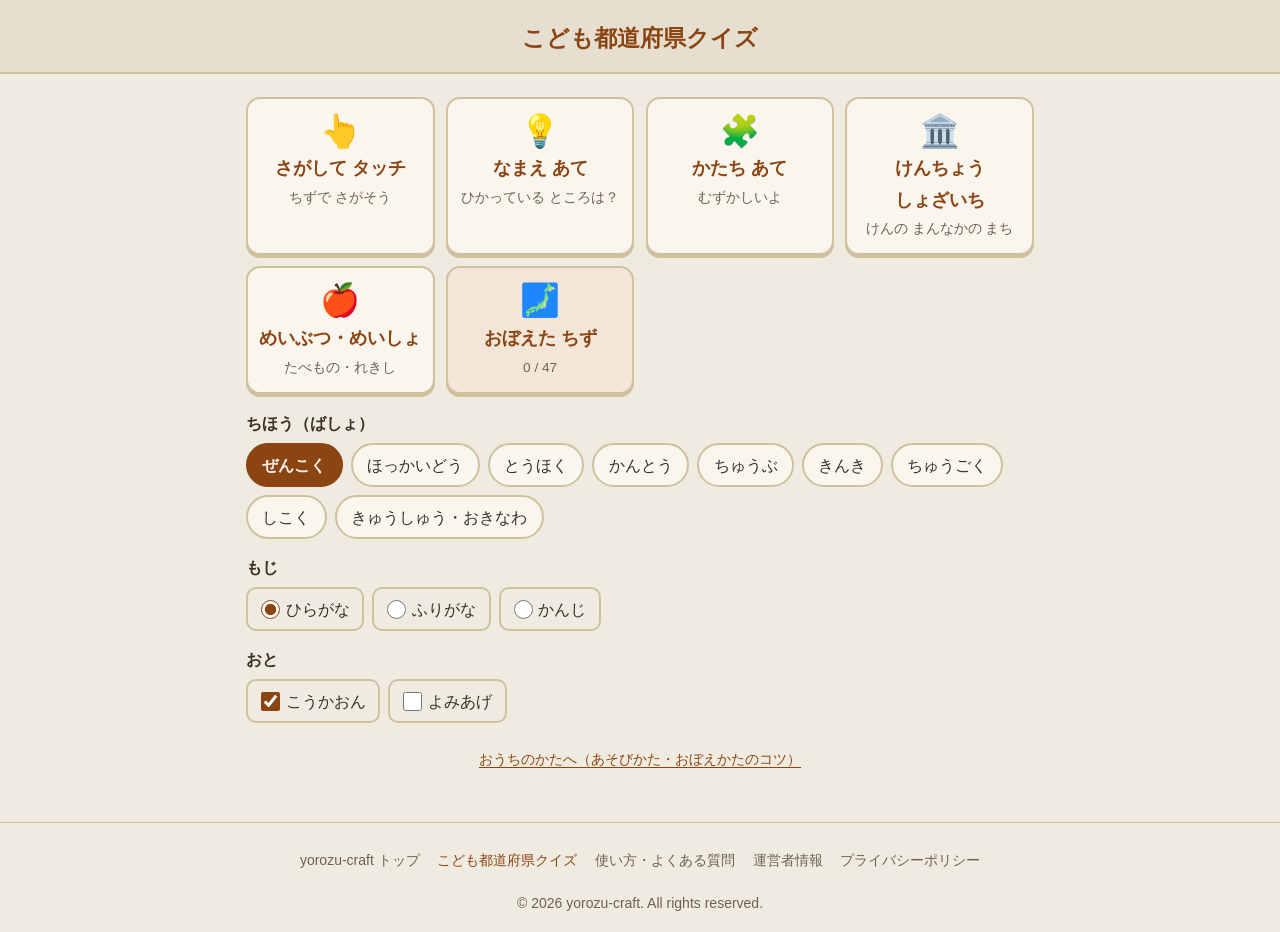
<file: index.html>
<!DOCTYPE html>
<html lang="ja" data-skin="base">
<head>
  <meta charset="UTF-8">
  <meta name="viewport" content="width=device-width, initial-scale=1.0">
  <title>こども都道府県クイズ｜yorozu-craft</title>
  <meta name="description" content="日本地図をタッチして都道府県をおぼえるクイズ。ひらがな・ふりがな・漢字の3段階、読み上げつき。県庁所在地や名物・名所のクイズも。登録不要・無料。">
  <meta name="robots" content="index, follow">
  <link rel="canonical" href="https://yorozu-craft.com/todofuken-quiz/">

  <meta property="og:title" content="こども都道府県クイズ｜yorozu-craft">
  <meta property="og:description" content="日本地図をタッチして都道府県をおぼえるクイズ。ひらがな・ふりがな・漢字の3段階、読み上げつき。県庁所在地や名物・名所のクイズも。登録不要・無料。">
  <meta property="og:type" content="website">
  <meta property="og:url" content="https://yorozu-craft.com/todofuken-quiz/">
  <meta property="og:site_name" content="yorozu-craft">
  <meta property="og:locale" content="ja_JP">
  <meta property="og:image" content="https://yorozu-craft.com/todofuken-quiz/og-image.png">
  <meta property="og:image:width" content="1200">
  <meta property="og:image:height" content="630">
  <meta name="twitter:card" content="summary_large_image">
  <meta name="theme-color" content="#8b4513" media="(prefers-color-scheme: light)">
  <meta name="theme-color" content="#1c1814" media="(prefers-color-scheme: dark)">

  <script type="application/ld+json">
  {
    "@context": "https://schema.org",
    "@type": "WebApplication",
    "name": "こども都道府県クイズ",
    "description": "日本地図をタッチして都道府県をおぼえるクイズ。ひらがな・ふりがな・漢字の3段階、読み上げつき。県庁所在地や名物・名所のクイズも。登録不要・無料。",
    "url": "https://yorozu-craft.com/todofuken-quiz/",
    "applicationCategory": "UtilitiesApplication",
    "operatingSystem": "All",
    "offers": { "@type": "Offer", "price": "0", "priceCurrency": "JPY" },
    "inLanguage": "ja"
  }
  </script>

  <!-- Google AdSense: 子どもが遊ぶ画面なので meta（サイト所有確認）だけ。広告は保護者向けの guide.html に出す（決定 D18） -->
  <meta name="google-adsense-account" content="ca-pub-5375267956079717">

  <link rel="icon" href="./favicon.svg" type="image/svg+xml">
  <link rel="apple-touch-icon" href="./apple-touch-icon.png">
  <link rel="manifest" href="./manifest.webmanifest">
  <link rel="stylesheet" href="./style.css">
  <!-- メニューの文字と地方のボタンは main.js で描くので、描き終わるまで本体を見えなくしてレイアウトのずれ（CLS）を防ぐ。3 秒たったら必ず見せる -->
  <script>document.documentElement.classList.add('js-loading');setTimeout(function(){document.documentElement.classList.remove('js-loading');},3000);</script>
</head>
<body>

  <header class="app-header">
    <h1>こども都道府県クイズ</h1>
  </header>

  <main class="app-main" id="app">

    <!-- メニュー -->
    <section id="scr-menu" class="screen" aria-labelledby="h-menu">
      <h2 id="h-menu" class="visually-hidden">あそびかたをえらぶ</h2>
      <div class="modes" id="modes">
        <button type="button" class="mode" data-mode="touch" data-primary><span class="mode-icon" aria-hidden="true">👆</span><span class="mode-title">さがして タッチ</span><span class="mode-desc">ちずで さがそう</span></button>
        <button type="button" class="mode" data-mode="name"><span class="mode-icon" aria-hidden="true">💡</span><span class="mode-title">なまえ あて</span><span class="mode-desc">ひかっている ところは？</span></button>
        <button type="button" class="mode" data-mode="shape"><span class="mode-icon" aria-hidden="true">🧩</span><span class="mode-title">かたち あて</span><span class="mode-desc">むずかしいよ</span></button>
        <button type="button" class="mode" data-mode="capital"><span class="mode-icon" aria-hidden="true">🏛️</span><span class="mode-title" data-ruby="{県庁所在地|けんちょうしょざいち}"></span><span class="mode-desc" data-ruby="{県|けん}の まんなかの まち"></span></button>
        <button type="button" class="mode" data-mode="fact"><span class="mode-icon" aria-hidden="true">🍎</span><span class="mode-title" data-ruby="{名物|めいぶつ}・{名所|めいしょ}"></span><span class="mode-desc" data-ruby="たべもの・{歴史|れきし}"></span></button>
        <button type="button" class="mode mode-sub" id="open-collection"><span class="mode-icon" aria-hidden="true">🗾</span><span class="mode-title">おぼえた ちず</span><span class="mode-desc" id="learned-count"></span></button>
      </div>

      <div class="settings">
        <fieldset>
          <legend>ちほう（ばしょ）</legend>
          <div class="chips" id="regions"></div>
        </fieldset>
        <fieldset>
          <legend>もじ</legend>
          <div class="seg" id="levels">
            <label><input type="radio" name="level" value="kana"> ひらがな</label>
            <label><input type="radio" name="level" value="ruby"> ふりがな</label>
            <label><input type="radio" name="level" value="kanji"> かんじ</label>
          </div>
        </fieldset>
        <fieldset>
          <legend>おと</legend>
          <div class="seg">
            <label><input type="checkbox" id="opt-sound"> こうかおん</label>
            <label id="speech-opt"><input type="checkbox" id="opt-speech"> よみあげ</label>
          </div>
        </fieldset>
      </div>
      <p class="parent-link"><a href="./guide.html">おうちのかたへ（あそびかた・おぼえかたのコツ）</a></p>
    </section>

    <!-- 出題 -->
    <section id="scr-play" class="screen" hidden aria-labelledby="question">
      <div class="play-bar">
        <span id="progress" class="progress"></span>
        <span id="score" class="score"></span>
        <button type="button" class="btn-ghost" id="quit">やめる</button>
      </div>
      <div class="question-row">
        <p id="question" class="question" aria-live="polite"></p>
        <button type="button" class="speak" id="speak" aria-label="もんだいを よみあげる">🔊</button>
      </div>
      <div id="map-wrap" class="map-wrap"></div>
      <div id="shape-wrap" class="shape-wrap" hidden></div>
      <div id="choices" class="choices"></div>
      <div id="feedback" class="feedback" hidden aria-live="assertive">
        <p id="fb-title" class="fb-title"></p>
        <p id="fb-body" class="fb-body"></p>
        <button type="button" class="btn-big" id="next">つぎへ</button>
      </div>
    </section>

    <!-- 結果 -->
    <section id="scr-result" class="screen" hidden aria-labelledby="h-result">
      <h2 id="h-result" class="result-title"></h2>
      <p id="result-stars" class="stars" aria-hidden="true"></p>
      <div id="result-miss" class="result-miss"></div>
      <div class="btn-col">
        <button type="button" class="btn-big" id="again">もういちど</button>
        <button type="button" class="btn-big btn-sub" id="to-menu">メニューへ</button>
      </div>
    </section>

    <!-- おぼえた地図 -->
    <section id="scr-collection" class="screen" hidden aria-labelledby="h-col">
      <h2 id="h-col" class="result-title">おぼえた ちず</h2>
      <p id="col-count" class="col-count"></p>
      <div id="col-map" class="map-wrap"></div>
      <p class="small">3かい せいかいすると いろが つくよ。</p>
      <div class="btn-col">
        <button type="button" class="btn-big btn-sub" id="col-back">メニューへ</button>
      </div>
      <p class="parent-reset">
        <button type="button" class="btn-ghost" id="backup-export">おうちのかたへ：ファイルに かきだす</button>
        <button type="button" class="btn-ghost" id="backup-import">ファイルから よみこむ</button>
        <input type="file" id="backup-file" accept=".json,application/json" hidden>
      </p>
      <p id="backup-msg" class="small" aria-live="polite"></p>
      <p class="parent-reset">おうちのかたへ（1 秒 ながおし）：<button type="button" class="btn-ghost" data-reset-storage="todofuken-quiz_" data-reset-hold>保存した内容をすべて消す（初期状態に戻す）</button></p>
    </section>

  </main>

  <footer class="app-footer">
    <nav class="footer-nav" aria-label="フッターナビゲーション">
      <ul>
        <li><a href="../">yorozu-craft トップ</a></li>
        <li><a href="./" aria-current="page">こども都道府県クイズ</a></li>
        <li><a href="./guide.html">使い方・よくある質問</a></li>
        <li><a href="../about.html">運営者情報</a></li>
        <li><a href="../privacy-policy.html">プライバシーポリシー</a></li>
      </ul>
    </nav>
    <p>&copy; 2026 yorozu-craft. All rights reserved.</p>
  </footer>

  <script src="./data.js"></script>
  <script src="./calc.js"></script>
  <script src="./reset-storage.js"></script>
  <script src="./main.js"></script>
  <!-- Cloudflare Web Analytics（Cookie を使わないアクセス解析） --><script type='module' src='https://static.cloudflareinsights.com/beacon.min.js' data-cf-beacon='{"token": "b79bf821e1fd4b6683866d493b1de426"}'></script><!-- End Cloudflare Web Analytics -->
</body>
</html>
</file>
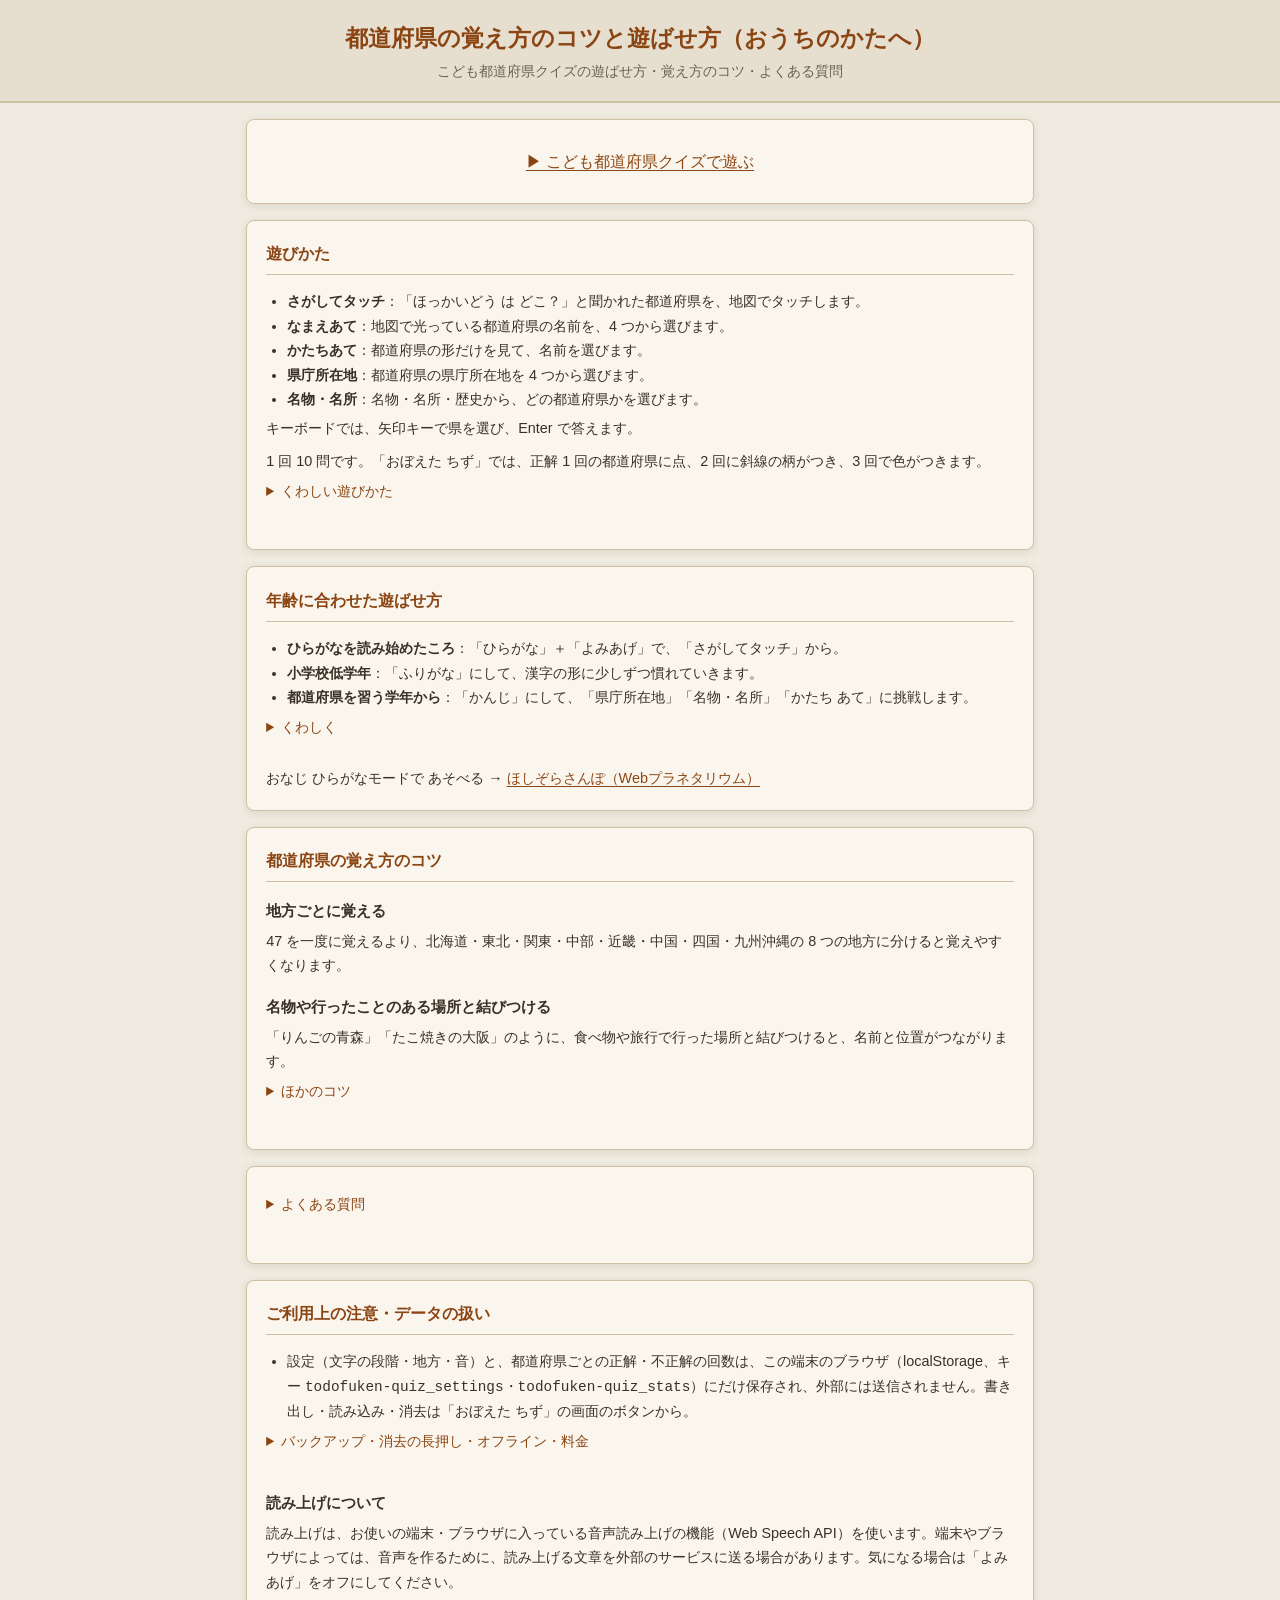
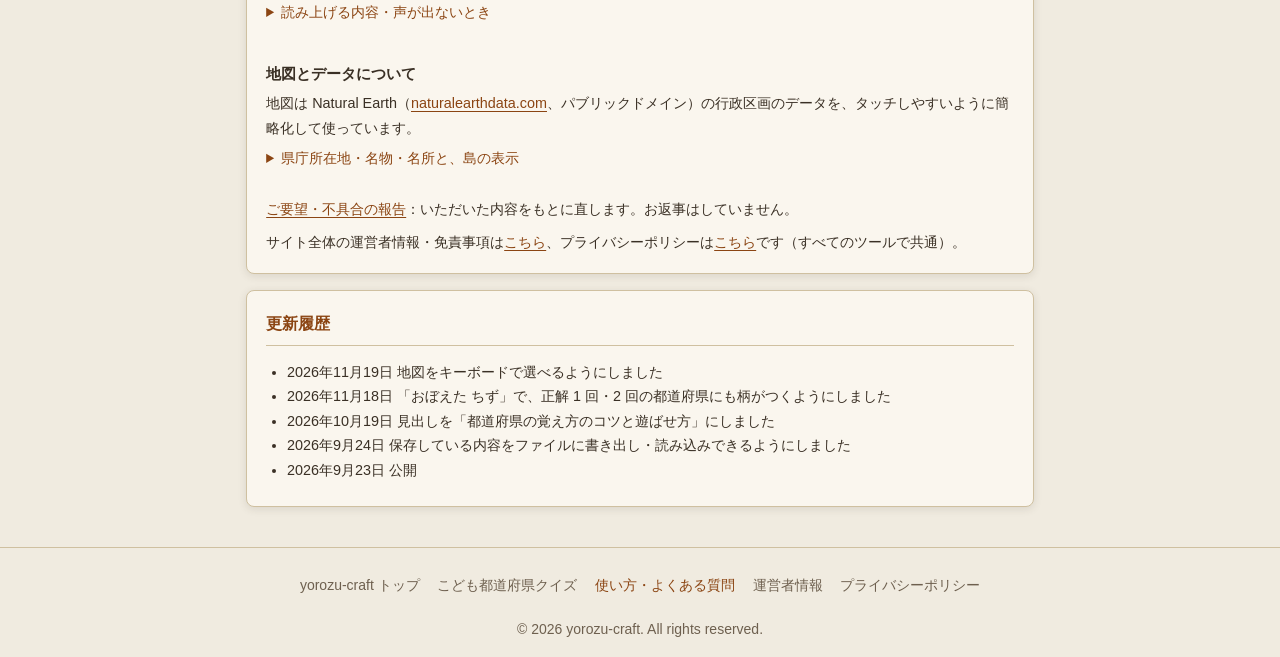
<file: guide.html>
<!DOCTYPE html>
<html lang="ja" data-skin="base">
<head>
  <meta charset="UTF-8">
  <meta name="viewport" content="width=device-width, initial-scale=1.0">
  <title>都道府県の覚え方のコツと遊ばせ方（おうちのかたへ）｜こども都道府県クイズ｜yorozu-craft</title>
  <meta name="description" content="子ども向け都道府県クイズの遊ばせ方と、都道府県の覚え方のコツ（地方ごと・形・名物と結びつける）。ひらがな・ふりがな・漢字の3段階と読み上げで、未就学から小学生まで。">
  <meta name="robots" content="index, follow">
  <link rel="canonical" href="https://yorozu-craft.com/todofuken-quiz/guide.html">

  <meta property="og:title" content="都道府県の覚え方のコツと遊ばせ方（おうちのかたへ）｜こども都道府県クイズ">
  <meta property="og:description" content="子ども向け都道府県クイズの遊ばせ方と、都道府県の覚え方のコツ（地方ごと・形・名物と結びつける）。ひらがな・ふりがな・漢字の3段階と読み上げで、未就学から小学生まで。">
  <meta property="og:type" content="article">
  <meta property="og:url" content="https://yorozu-craft.com/todofuken-quiz/guide.html">
  <meta property="og:site_name" content="yorozu-craft">
  <meta property="og:locale" content="ja_JP">
  <meta property="og:image" content="https://yorozu-craft.com/todofuken-quiz/og-image.png">
  <meta property="og:image:width" content="1200">
  <meta property="og:image:height" content="630">
  <meta name="twitter:card" content="summary_large_image">

  <!-- よくある質問（下の #faq と内容をそろえる） -->
  <script type="application/ld+json">
  {
    "@context": "https://schema.org",
    "@type": "FAQPage",
    "mainEntity": [
      {
        "@type": "Question",
        "name": "何歳から遊べますか？",
        "acceptedAnswer": {
          "@type": "Answer",
          "text": "ひらがなが読めるようになったら「さがして タッチ」から始められます。読み上げを使えば、字が読めなくても耳で聞いて遊べます。"
        }
      },
      {
        "@type": "Question",
        "name": "遊ぶ画面に広告は出ますか？",
        "acceptedAnswer": {
          "@type": "Answer",
          "text": "お子さまが遊ぶ画面には広告を出していません。広告は、このページ（おうちのかた向けの説明ページ）にだけ表示します。"
        }
      },
      {
        "@type": "Question",
        "name": "記録はどこに保存されますか？ 消すには？",
        "acceptedAnswer": {
          "@type": "Answer",
          "text": "「おぼえた ちず」の記録と設定は、お使いのブラウザの中にだけ保存され、外部には送信されません。消すときは「おぼえた ちず」の画面の一番下のボタンを 1 秒ほど長押しして、確認に答えてください。"
        }
      },
      {
        "@type": "Question",
        "name": "地図の北方領土や離島はどうなっていますか？",
        "acceptedAnswer": {
          "@type": "Answer",
          "text": "北方領土（歯舞群島・色丹島・国後島・択捉島）は北海道に含めています。東京都の伊豆諸島・小笠原諸島や、ごく小さな島は、タッチしやすくするため省いています。"
        }
      }
    ]
  }
  </script>

  <!-- Google AdSense（サイト所有確認 + 広告配信スクリプト） -->
  <meta name="google-adsense-account" content="ca-pub-5375267956079717">
  <script async src="https://pagead2.googlesyndication.com/pagead/js/adsbygoogle.js?client=ca-pub-5375267956079717"
     crossorigin="anonymous"></script>

  <link rel="icon" href="./favicon.svg" type="image/svg+xml">
  <link rel="manifest" href="/todofuken-quiz/manifest.webmanifest">
  <link rel="apple-touch-icon" href="./apple-touch-icon.png">
  <link rel="stylesheet" href="./style.css">
</head>
<body>

  <header class="app-header">
    <h1>都道府県の覚え方のコツと遊ばせ方（おうちのかたへ）</h1>
    <p class="subtitle">こども都道府県クイズの遊ばせ方・覚え方のコツ・よくある質問</p>
  </header>

  <main class="app-main">

    <p class="card" style="text-align:center"><a href="./">▶ こども都道府県クイズで遊ぶ</a></p>

    <article class="card content" id="howto">
      <h2>遊びかた</h2>
      <ul>
        <li><strong>さがしてタッチ</strong>：「ほっかいどう は どこ？」と聞かれた都道府県を、地図でタッチします。</li>
        <li><strong>なまえあて</strong>：地図で光っている都道府県の名前を、4 つから選びます。</li>
        <li><strong>かたちあて</strong>：都道府県の形だけを見て、名前を選びます。</li>
        <li><strong>県庁所在地</strong>：都道府県の県庁所在地を 4 つから選びます。</li>
        <li><strong>名物・名所</strong>：名物・名所・歴史から、どの都道府県かを選びます。</li>
      </ul>
      <p>キーボードでは、矢印キーで県を選び、Enter で答えます。</p>
      <p>1 回 10 問です。「おぼえた ちず」では、正解 1 回の都道府県に点、2 回に斜線の柄がつき、3 回で色がつきます。</p>
      <details>
        <summary>くわしい遊びかた</summary>
        <ul>
          <li>「かたち あて」は、いちばん難しいモードです。</li>
          <li>「県庁所在地」では、東京都は都庁が新宿区にあるため出題しません。</li>
          <li>「名物・名所」は、「りんご」「東大寺の大仏」などから選びます。</li>
        </ul>
        <p>「ちほう」を選ぶと、その地方だけが大きく表示され、その地方から出題します。答えるたびに、その都道府県の県庁所在地と名物・名所を表示します。</p>
        <p>47 都道府県ぜんぶに色をつけるのを目標にしてみてください。</p>
      </details>
    </article>

    <article class="card content" id="age">
      <h2>年齢に合わせた遊ばせ方</h2>
      <ul>
        <li><strong>ひらがなを読み始めたころ</strong>：「ひらがな」＋「よみあげ」で、「さがしてタッチ」から。</li>
        <li><strong>小学校低学年</strong>：「ふりがな」にして、漢字の形に少しずつ慣れていきます。</li>
        <li><strong>都道府県を習う学年から</strong>：「かんじ」にして、「県庁所在地」「名物・名所」「かたち あて」に挑戦します。</li>
      </ul>
      <details>
        <summary>くわしく</summary>
        <ul>
          <li>ひらがなを読み始めたころは、まずは自分の住んでいる地方だけに絞ると、地図が大きくなってタッチしやすくなります。読み上げを使えば、字が読めなくても耳で聞いて遊べます。</li>
          <li>小学校低学年は、「なまえ あて」で、地図の位置と名前を結びつけます。</li>
          <li>漢字の段階や「県庁所在地」「名物・名所」は、小学校で都道府県を習うころ（中学年ごろ）からがおすすめです。</li>
        </ul>
        <p>一度にたくさん覚えようとせず、1 日 1 回（10 問）くらいを続けるのがおすすめです。</p>
      </details>
      <p>おなじ ひらがなモードで あそべる → <a href="../hoshizora-sanpo/">ほしぞらさんぽ（Webプラネタリウム）</a></p>
    </article>

    <article class="card content" id="tips">
      <h2>都道府県の覚え方のコツ</h2>
      <h3>地方ごとに覚える</h3>
      <p>47 を一度に覚えるより、北海道・東北・関東・中部・近畿・中国・四国・九州沖縄の 8 つの地方に分けると覚えやすくなります。</p>
      <h3>名物や行ったことのある場所と結びつける</h3>
      <p>「りんごの青森」「たこ焼きの大阪」のように、食べ物や旅行で行った場所と結びつけると、名前と位置がつながります。</p>
      <details>
        <summary>ほかのコツ</summary>
        <p>このクイズでも「ちほう」で地方を絞れます。「名物・名所」のモードで、答えたあとに出る説明も一緒に読んでみてください。</p>
        <h3>形を何かに見立てる</h3>
        <p>都道府県の形を、身近なものに見立てて覚える方法があります。たとえば、長い形、角のある形など、お子さまと「何に見える？」と話しながら「かたち あて」で遊ぶと記憶に残りやすくなります。</p>
        <h3>おうちの地図と一緒に</h3>
        <p>ニュースや天気予報で都道府県の名前が出たときに、「どこだっけ？」とクイズの地図で探してみるのも効果的です。</p>
      </details>
    </article>

    <article class="card content" id="faq">
      <details>
        <summary>よくある質問</summary>
      <dl class="faq">
        <dt>何歳から遊べますか？</dt>
        <dd>ひらがなが読めるようになったら「さがして タッチ」から始められます。読み上げを使えば、字が読めなくても耳で聞いて遊べます。</dd>
        <dt>遊ぶ画面に広告は出ますか？</dt>
        <dd>お子さまが遊ぶ画面には広告を出していません。広告は、このページ（おうちのかた向けの説明ページ）にだけ表示します。</dd>
        <dt>記録はどこに保存されますか？ 消すには？</dt>
        <dd>「おぼえた ちず」の記録と設定は、お使いのブラウザの中にだけ保存され、外部には送信されません。消すときは「おぼえた ちず」の画面の一番下のボタンを 1 秒ほど長押しして、確認に答えてください。</dd>
        <dt>地図の北方領土や離島はどうなっていますか？</dt>
        <dd>北方領土（歯舞群島・色丹島・国後島・択捉島）は北海道に含めています。東京都の伊豆諸島・小笠原諸島や、ごく小さな島は、タッチしやすくするため省いています。</dd>
      </dl>
      </details>
    </article>

    <!-- README「ツールを追加するとき」8: ツール固有の注意・データの扱いはここに書く -->
    <article class="card content" id="notes">
      <h2>ご利用上の注意・データの扱い</h2>
      <ul>
        <li>設定（文字の段階・地方・音）と、都道府県ごとの正解・不正解の回数は、この端末のブラウザ（localStorage、キー <code>todofuken-quiz_settings</code>・<code>todofuken-quiz_stats</code>）にだけ保存され、外部には送信されません。書き出し・読み込み・消去は「おぼえた ちず」の画面のボタンから。</li>
      </ul>
      <details>
        <summary>バックアップ・消去の長押し・オフライン・料金</summary>
        <ul>
          <li><strong>バックアップ</strong>：「おぼえた ちず」の画面の「おうちのかたへ：ファイルに かきだす」で、設定と都道府県ごとの正解・不正解の回数を JSON ファイルにできます。ファイルはこの端末の中で作り、どこにも送信しません。機種変更のときやブラウザのデータを消す前に書き出しておき、新しい端末ではファイルを移して「ファイルから よみこむ」で戻します（今の記録はファイルの内容に置き換わります）。</li>
          <li><strong>消去</strong>：お子さまの誤操作を防ぐため長押しにしています。</li>
          <li><strong>オフライン</strong>：遊ぶ画面・地図・データをブラウザに保存して、電波の届かない場所でも遊べるようにしています（保存するのはツールのファイルだけです）。</li>
          <li><strong>料金・登録</strong>：無料で、登録もいりません。</li>
        </ul>
      </details>

      <h3 id="speech">読み上げについて</h3>
      <p>読み上げは、お使いの端末・ブラウザに入っている音声読み上げの機能（Web Speech API）を使います。端末やブラウザによっては、音声を作るために、読み上げる文章を外部のサービスに送る場合があります。気になる場合は「よみあげ」をオフにしてください。</p>
      <details>
        <summary>読み上げる内容・声が出ないとき</summary>
        <p>読み上げるのは問題文と都道府県名だけで、お子さまが入力した内容はありません。</p>
        <p>端末やブラウザによっては、日本語の読み上げに対応していないことがあります。その場合は「よみあげ」の設定が表示されません。端末の設定で日本語の音声を追加すると使えることがあります。</p>
      </details>

      <h3 id="basis">地図とデータについて</h3>
      <p>地図は Natural Earth（<a href="https://www.naturalearthdata.com/" target="_blank" rel="noopener">naturalearthdata.com</a>、パブリックドメイン）の行政区画のデータを、タッチしやすいように簡略化して使っています。</p>
      <details>
        <summary>県庁所在地・名物・名所と、島の表示</summary>
        <ul>
          <li><strong>県庁所在地・名物・名所</strong>：年によって変わらない、よく知られたものを選んで、このツールのために書いています。「生産量日本一」のように統計で変わることは入れていません。</li>
          <li>沖縄県と鹿児島県の奄美の島々は、左上の枠の中に大きめに表示しています。</li>
        </ul>
      </details>

      <p><a href="/post/?from=/todofuken-quiz/guide.html">ご要望・不具合の報告</a>：いただいた内容をもとに直します。お返事はしていません。</p>
      <p>サイト全体の運営者情報・免責事項は<a href="../about.html">こちら</a>、プライバシーポリシーは<a href="../privacy-policy.html">こちら</a>です（すべてのツールで共通）。</p>
    </article>

    <article class="card content" id="changelog">
      <h2>更新履歴</h2>
      <ul>
        <li><time datetime="2026-11-19">2026年11月19日</time> 地図をキーボードで選べるようにしました</li>
        <li><time datetime="2026-11-18">2026年11月18日</time> 「おぼえた ちず」で、正解 1 回・2 回の都道府県にも柄がつくようにしました</li>
        <li><time datetime="2026-10-19">2026年10月19日</time> 見出しを「都道府県の覚え方のコツと遊ばせ方」にしました</li>
        <li><time datetime="2026-09-24">2026年9月24日</time> 保存している内容をファイルに書き出し・読み込みできるようにしました</li>
        <li><time datetime="2026-09-23">2026年9月23日</time> 公開</li>
      </ul>
    </article>

  </main>

  <footer class="app-footer">
    <nav class="footer-nav" aria-label="フッターナビゲーション">
      <ul>
        <li><a href="../">yorozu-craft トップ</a></li>
        <li><a href="./">こども都道府県クイズ</a></li>
        <li><a href="./guide.html" aria-current="page">使い方・よくある質問</a></li>
        <li><a href="../about.html">運営者情報</a></li>
        <li><a href="../privacy-policy.html">プライバシーポリシー</a></li>
      </ul>
    </nav>
    <p>&copy; 2026 yorozu-craft. All rights reserved.</p>
  </footer>

  <!-- Cloudflare Web Analytics（Cookie を使わないアクセス解析） --><script type='module' src='https://static.cloudflareinsights.com/beacon.min.js' data-cf-beacon='{"token": "b79bf821e1fd4b6683866d493b1de426"}'></script><!-- End Cloudflare Web Analytics -->
</body>
</html>
</file>
<file: style.css>
/* ===========================
   こども都道府県クイズ — yorozu-craft 共通の和紙風の配色
   色はトークン（--bg / --card / --text / --muted / --accent / --border）だけを使う。
   ダークモードは端末の設定に自動で合わせる（prefers-color-scheme。手動切替は付けない）
   =========================== */
/* yorozu-common:begin v2 — サイト共通の土台と皮。正本は youheioonuki.github.io の tools/common/v2/base.css と skin.css（yorozu-plans DESIGN.md）。
   この begin〜end の間は手で直さない（tools/sync-common.mjs で全ツールに配る。ツール固有の上書きは end の後に書く） */
/* yorozu-common v2 土台の層（yorozu-plans ROADMAP 7.98 D369、DESIGN.md）。すべてのページ（見せる・遊ぶ・世界を持つページも）に当てる。
   見た目（色・字・面）は持たない: リセット、押せる高さ、フォーカスの輪、入力の字の大きさ、読み上げの隠し字、動きを減らす設定、印刷で広告を出さない。
   色の値は各ページか共通の皮（skin.css）が --focus-ring・--focus・--muted・--error を決める。無ければ下の既定
   出どころ（v1 から引き継ぎ。2026-10-03 確認、yorozu-plans 企画書 59）: デジタル庁デザインシステム https://design.digital.go.jp/dads/ のコンテンツを加工して作成
   （フォーカスの輪・字の大きさの下限・入力欄のエラー表示。値は @digital-go-jp/design-tokens 2.0.1、MIT, (c) 2023 デジタル庁）。
   GOV.UK Frontend 6.5.1（MIT, (c) Crown copyright）の考え方: visually-hidden、エラーの文の前に読み上げ用の語 */
:root { --tap: 44px; --sp-1: 0.25rem; --sp-2: 0.5rem; --sp-3: 0.75rem; --sp-4: 1rem; --sp-6: 1.5rem; --sp-8: 2rem; --fs-s: 0.875rem; --fs-m: 1rem; --fs-l: 1.25rem; --fs-xl: 1.625rem; }
*, *::before, *::after { box-sizing: border-box; margin: 0; padding: 0; }
[hidden] { display: none !important; }
html { -webkit-text-size-adjust: 100%; text-size-adjust: 100%; }
:where(a, button, input, select, textarea, summary, [tabindex]):focus-visible {
  outline: 4px solid var(--focus-ring, #000); outline-offset: 2px; box-shadow: 0 0 0 2px var(--focus, #ffd43d);
}
@media (forced-colors: active) { :where(a, button, input, select, textarea, summary):focus-visible { outline-color: Highlight; } }
:where(input, select, textarea, button) { font: inherit; color: inherit; }
:where(input:not([type="checkbox"]):not([type="radio"]):not([type="range"]), select, textarea) { font-size: max(1rem, 16px); }
:where(button, summary, [role="button"]) { min-height: var(--tap); }
/* 1 つだけで置くリンク（nav の並び、使い方から道具へ戻るカード、言語の切り替え、パンくず）も押せる高さに。文中のリンクは対象外（WCAG 2.5.8。K192 の全巡回） */
:where(nav li > a, p.card > a:only-child, .lang-switch a, .crumb a) { display: inline-flex; align-items: center; justify-content: center; min-height: var(--tap); min-width: var(--tap); }
[aria-invalid="true"] { border-color: var(--error, #ce0000) !important; }
.field-error { color: var(--error, #ce0000); font-weight: 700; margin-top: var(--sp-1); }
.visually-hidden {
  position: absolute !important; width: 1px !important; height: 1px !important; margin: 0 !important; padding: 0 !important;
  overflow: hidden !important; clip-path: inset(50%) !important; white-space: nowrap !important; border: 0 !important;
}
@media (prefers-reduced-motion: reduce) { *, *::before, *::after { animation-duration: 0.01ms !important; animation-iteration-count: 1 !important; transition-duration: 0.01ms !important; scroll-behavior: auto !important; } }
@media print { ins.adsbygoogle, .google-auto-placed, iframe[id^="aswift"], iframe[id^="google_ads"] { display: none !important; } }
/* yorozu-common v2 共通の皮（B「静かな道具」。yorozu-plans ROADMAP 7.94〜7.99 D364・D366・D369、正典は DESIGN.md）。
   当てるのは計算・制度・道具・読み物・案内（docs/content-classes.csv の「皮」が「共通」）。base.css の後、ページ自身の CSS の前に読む（ページが上書きできる）。
   土台だけのページは <html data-skin="base">（CSV の「皮」から機械で付ける）で、この皮はすべて外れる。同じ CSS を共通と土台のページが使っていても出し分けられる。
   どの規則も :where() で詳細度を上げない（トークンは 0、要素の規則は要素 1 つ分のまま）。影・装飾・2 色以上の強調・端末依存の明朝は使わない */
:where(html:not([data-skin="base"])) {
  color-scheme: light dark;
  --bg: #eef0f2; --bg-2: #e2e6ea; --card: #fbfcfd; --text: #1d2125; --muted: #4c565f;
  --accent: #0e5a6b; --accent-soft: #dcecef; --on-accent: #ffffff;
  --border: #c5ccd3; --input-border: #6b7782;
  --error: #ce0000; --ok: #197a4b; --focus: #ffd43d; --focus-ring: #000;
  --font-ui: "Noto Sans JP", "Noto Sans CJK JP", "Hiragino Sans", "Hiragino Kaku Gothic ProN", Meiryo, sans-serif;
  --lh-body: 1.7; --lh-tight: 1.4; --radius: 6px; --line-input: 2px;
}
@media (prefers-color-scheme: dark) {
  :where(html:not([data-skin="base"])) {
    --bg: #15191d; --bg-2: #1c2227; --card: #1a1f24; --text: #e8ecef; --muted: #a8b3bc;
    --accent: #6fc3d4; --accent-soft: #14323a; --on-accent: #0b1a1e;
    --border: #2f373e; --input-border: #7a8792; --error: #ff8a7a; --ok: #6fcf97; --focus: #000; --focus-ring: #ffd43d;
  }
}
:where(html:not([data-skin="base"])) body { font-family: var(--font-ui); background: var(--bg); color: var(--text); line-height: var(--lh-body); font-variant-numeric: tabular-nums; }
:where(html:not([data-skin="base"])) h1 { font-size: var(--fs-xl); font-weight: 800; line-height: var(--lh-tight); }
:where(html:not([data-skin="base"])) h2 { font-size: var(--fs-l); font-weight: 800; line-height: var(--lh-tight); }
:where(html:not([data-skin="base"])) h3 { font-size: var(--fs-m); font-weight: 800; }
:where(html:not([data-skin="base"])) a { color: var(--accent); text-decoration-thickness: 1px; text-underline-offset: 3px; }
@media (hover: hover) { :where(html:not([data-skin="base"])) a:hover { text-decoration-thickness: 3px; } }
:where(html:not([data-skin="base"])) :where(input, textarea)::placeholder { color: var(--muted); opacity: 1; }
/* 部品: 入力の箱 */
:where(html:not([data-skin="base"])) :where(input:not([type="checkbox"]):not([type="radio"]):not([type="range"]), select, textarea) { border: var(--line-input) solid var(--input-border); border-radius: var(--radius); background: var(--card); min-height: var(--tap); padding: var(--sp-1) var(--sp-3); }
:where(html:not([data-skin="base"])) :where(input, select, textarea):focus { border-color: var(--text); }
/* 部品: ボタン（主は塗り、副は線）。線と角丸は .btn を持たない .btn-primary（<a class="btn-primary">）にも当てる（yorozu-plans D695・Q-905） */
:where(html:not([data-skin="base"])) :where(button, .btn, .btn-primary) { border: 1px solid var(--input-border); border-radius: var(--radius); }
:where(html:not([data-skin="base"])) :where(button, .btn) { background: var(--card); color: var(--text); font-weight: 700; padding: 0 var(--sp-4); cursor: pointer; }
:where(html:not([data-skin="base"])) :where(button[type="submit"], .btn-primary) { background: var(--accent); border-color: var(--accent); color: var(--on-accent); }
/* <a> のボタンは a { color } に負けないよう、詳細度を 1 段だけ上げる（D416。主は副の後に書いて勝たせる） */
:where(html:not([data-skin="base"])) a.btn { color: var(--text); }
:where(html:not([data-skin="base"])) a.btn-primary { color: var(--on-accent); }
/* 部品: チップ・面・折りたたみ（開閉の印 ▶ を残すため list-item のまま、高さは上下の余白と土台の min-height で）・結果の数字・注意の帯・固定バー */
:where(html:not([data-skin="base"])) :where(.chip) { display: inline-flex; align-items: center; min-height: var(--tap); min-width: var(--tap); padding: 0 var(--sp-3); border: 1px solid var(--input-border); border-radius: var(--radius); color: var(--text); text-decoration: none; font-weight: 700; }
:where(html:not([data-skin="base"])) :where(.card) { background: var(--card); border: 1px solid var(--border); border-radius: var(--radius); padding: var(--sp-4); }
:where(html:not([data-skin="base"])) :where(details) > summary { padding-block: var(--sp-2); cursor: pointer; font-weight: 700; }
:where(html:not([data-skin="base"])) :where(.result-num, .money, output) { font-size: var(--fs-xl); font-weight: 800; }
:where(html:not([data-skin="base"])) :where(.notice, [data-keep]) { border-left: 4px solid var(--text); background: var(--bg-2); padding: var(--sp-2) var(--sp-3); }
/* 部品: ページの脚（body の直下の footer）の字は 14px（--fs-s。yorozu-plans D695） */
:where(html:not([data-skin="base"])) :where(body > footer) { font-size: var(--fs-s); }
:where(html:not([data-skin="base"])) :where(.fixed-bar) { position: sticky; bottom: 0; background: var(--card); border-top: 1px solid var(--border); padding: var(--sp-2) var(--sp-4); }
/* yorozu-common:end */
/* --- 土台のページの色と字（<html data-skin="base">。和紙の色で、明暗は端末の設定に従う） --- */
:where(html[data-skin="base"]) {
  color-scheme: light dark;
  --bg: #f0ebe0; --bg-2: #e6dfd0; --card: #faf6ee; --text: #3a3025; --muted: #6e604f;
  --accent: #8b4513; --accent-soft: #f3e6d8; --border: #cfc0a0; --input-border: #857561; --shadow: rgba(58, 48, 37, 0.12);
  --ok: #197a4b; --focus: #ffd43d; --focus-ring: #000;
}
@media (prefers-color-scheme: dark) {
  :where(html[data-skin="base"]) {
    --bg: #1c1814; --bg-2: #25201a; --card: #2b251e; --text: #ece4d6; --muted: #b9ab96;
    --accent: #e0a066; --accent-soft: #3a2e22; --border: #4a3f33; --input-border: #8c7d68; --shadow: rgba(0, 0, 0, 0.4);
    --ok: #6fcf97; --focus-ring: #ffd43d; --focus: #000;
  }
}
:where(html[data-skin="base"]) body { font-family: "Noto Sans JP", "Noto Sans CJK JP", "Hiragino Sans", "Hiragino Kaku Gothic ProN", Meiryo, sans-serif; background: var(--bg); color: var(--text); line-height: 1.7; }
:where(html[data-skin="base"]) a { color: var(--accent); text-decoration-thickness: 1px; text-underline-offset: 3px; }
@media (hover: hover) { :where(html[data-skin="base"]) a:hover { text-decoration-thickness: 3px; } }

/* ヘッダー */
.app-header {
  text-align: center;
  padding: 1.4rem 1rem 1.1rem;
  background: var(--bg-2);
  border-bottom: 2px solid var(--border);
}
.app-header h1 { font-size: 1.45rem; color: var(--accent); line-height: 1.4; }
.app-header .subtitle { font-size: 0.88rem; color: var(--muted); margin-top: 0.3rem; }

/* レイアウト */
.app-main { max-width: 680px; margin: 0 auto; padding: 1rem; }
.card {
  background: var(--card);
  border: 1px solid var(--border);
  border-radius: 8px;
  padding: 1.2rem;
  margin-bottom: 1rem;
  box-shadow: 0 2px 8px var(--shadow);
}
.card h2 {
  font-size: 1.02rem;
  color: var(--accent);
  border-bottom: 1px solid var(--border);
  padding-bottom: 0.4rem;
  margin-bottom: 0.9rem;
}

/* 入力 */
.field { margin-bottom: 1rem; }
.field label { display: block; font-weight: 600; font-size: 0.95rem; margin-bottom: 0.25rem; }
.field .hint { font-size: var(--fs-s); color: var(--muted); margin-bottom: 0.4rem; }
.field input[type="number"], .field input[type="text"], .field select {
  width: 100%;
  max-width: 16rem;
  padding: 0.45rem 0.5rem;
  font-size: 1rem;
  border: 1px solid var(--input-border);
  border-radius: 6px;
  background: var(--card);
  color: var(--text);
}

.btn {
  display: inline-block;
  padding: 0.5rem 1.1rem;
  border: none;
  border-radius: 6px;
  background: var(--accent);
  color: var(--card);
  font-size: 0.95rem;
  font-weight: 600;
  cursor: pointer;
}

/* 読みもの（guide.html） */
.content h3 { font-size: 0.95rem; margin: 1rem 0 0.3rem; }
.content p, .content li { font-size: 0.9rem; }
.content p + p { margin-top: 0.5rem; }
.content ul, .content ol { padding-left: 1.3rem; margin: 0.3rem 0; }
.faq dt { font-weight: 600; margin-top: 0.9rem; font-size: 0.92rem; }
.faq dt::before { content: 'Q. '; color: var(--accent); }
.faq dd { font-size: 0.88rem; color: var(--muted); padding: 0.2rem 0 0.5rem 1.2rem; border-bottom: 1px solid var(--border); }
.info-list { display: grid; grid-template-columns: max-content 1fr; gap: 0.4rem 1.2rem; font-size: 0.9rem; }
.info-list dt { font-weight: 600; }
.info-list dd { color: var(--muted); }
.small { font-size: var(--fs-s); color: var(--muted); margin-top: 0.4rem; }

/* フッター */
.app-footer {
  text-align: center;
  padding: 1rem;
  font-size: var(--fs-s);
  color: var(--muted);
  border-top: 1px solid var(--border);
  margin-top: 0.5rem;
}
.footer-nav ul { list-style: none; display: flex; justify-content: center; flex-wrap: wrap; gap: 0.5rem 1.1rem; margin-bottom: 0.6rem; }
.footer-nav a { color: var(--muted); text-decoration: none; }
.footer-nav a:hover, .footer-nav a[aria-current="page"] { color: var(--accent); }

/* ===== こども都道府県クイズ固有 ===== */
.js-loading .app-main { visibility: hidden; }
body.playing .app-header { padding: 0.5rem 1rem; }
body.playing .app-header h1 { font-size: 1.05rem; }
:root { --sea: #d6ecf5; --land: #f3e6d8; --land-line: #8b4513; --ok: #2e7d32; --ng: #c62828; --target: #f2b233; --learned: #7cb342; --step1: #bcd99c; --step2: #9bc56e; --step-ink: #2a5418; --step2-line: var(--land-line); }
@media (prefers-color-scheme: dark) {
  :root { --sea: #1d2a33; --land: #3a2e22; --land-line: #e0a066; --ok: #81c784; --ng: #ef9a9a; --target: #d9a520; --learned: #558b2f; --step1: #375123; --step2: #466d29; --step-ink: #dcedc8; --step2-line: var(--step-ink); }   /* ダークの 2 回の地 --step2 と --land-line は 2.70。--step-ink なら 4.88（Q-410） */
}
.visually-hidden { position: absolute; width: 1px; height: 1px; overflow: hidden; clip: rect(0 0 0 0); white-space: nowrap; }
.app-main { max-width: 820px; }
.screen { padding-bottom: 1rem; }
button { font-family: inherit; }
rt { font-size: 0.55em; }

.modes { display: grid; grid-template-columns: repeat(auto-fit, minmax(10.5rem, 1fr)); gap: 0.7rem; margin: 0.4rem 0 1rem; }
.mode {
  display: flex; flex-direction: column; align-items: center; gap: 0.15rem; min-height: 7rem; padding: 0.8rem 0.5rem;
  border: 2px solid var(--border); border-radius: 14px; background: var(--card); color: var(--text); cursor: pointer;
  box-shadow: 0 3px 0 var(--border); transition: transform 0.08s;
}
.mode:active { transform: translateY(2px); box-shadow: 0 1px 0 var(--border); }
.mode-icon { font-size: 2rem; line-height: 1.2; }
.mode-title { font-size: 1.15rem; font-weight: 700; color: var(--accent); line-break: strict; text-wrap: balance; }   /* 小さい「ょ」の前で折らない・2 行は釣り合わせる（390px で「めいしょ」の「ょ」だけが落ちていた） */
.mode-desc { font-size: 0.85rem; color: var(--muted); }
.mode-sub { background: var(--accent-soft); }

.settings fieldset { border: none; margin: 0 0 0.9rem; }
.settings legend { font-weight: 700; margin-bottom: 0.4rem; }
.chips { display: flex; flex-wrap: wrap; gap: 0.5rem; }
.chip { min-height: 44px; padding: 0.35rem 0.9rem; border-radius: 999px; border: 2px solid var(--border); background: var(--card); color: var(--text); font-size: 1rem; cursor: pointer; }
.chip.on { background: var(--accent); border-color: var(--accent); color: var(--card); font-weight: 700; }
.seg { display: flex; flex-wrap: wrap; gap: 0.5rem; }
.seg label { display: inline-flex; align-items: center; gap: 0.35rem; min-height: 44px; padding: 0.3rem 0.8rem; border: 2px solid var(--border); border-radius: 10px; font-size: 1rem; cursor: pointer; }
.seg input { width: 1.2rem; height: 1.2rem; accent-color: var(--accent); }
.parent-link { text-align: center; margin-top: 0.5rem; font-size: 0.9rem; }
.parent-link a { display: inline-flex; align-items: center; min-height: 44px; }

.play-bar { display: flex; align-items: center; gap: 0.8rem; margin-bottom: 0.5rem; }
.progress { font-weight: 700; }
.score { color: var(--accent); font-weight: 700; }
.btn-ghost { margin-left: auto; background: none; border: 1px solid var(--border); border-radius: 8px; padding: 0.35rem 0.8rem; color: var(--muted); cursor: pointer; min-height: 44px; }
.question-row { display: flex; align-items: center; gap: 0.5rem; }
.question { font-size: 1.35rem; font-weight: 700; line-height: 1.9; flex: 1; }
.speak { width: 48px; height: 48px; border-radius: 50%; border: 2px solid var(--border); background: var(--card); font-size: 1.3rem; cursor: pointer; flex: none; }

.map-wrap { background: var(--sea); border-radius: 12px; overflow: hidden; margin: 0.5rem 0; }
.map-wrap svg { width: 100%; height: auto; display: block; max-height: 70vh; }
.map-wrap path { fill: var(--land); stroke: var(--land-line); stroke-width: 1; stroke-linejoin: round; vector-effect: non-scaling-stroke; }
.map-wrap.tappable path { cursor: pointer; }
.map-wrap.tappable path:hover { fill: var(--accent-soft); }
.map-wrap path.target { fill: var(--target); animation: blink 1s ease-in-out infinite alternate; }
.map-wrap path.ok { fill: var(--ok); }
.map-wrap path.ng { fill: var(--ng); }
.map-wrap path.learned { fill: var(--learned); stroke: var(--step-ink); }   /* 3 回以上の県どうしの境を見せる。--land-line では塗りとの対比がライト 2.83・ダーク 1.83（Q-390） */
.map-wrap path.step1 { fill: url(#step1-pat); }
.map-wrap path.step2 { fill: url(#step2-pat); stroke: var(--step2-line); }
.map-wrap .step-bg1 { fill: var(--step1); }
.map-wrap .step-bg2 { fill: var(--step2); }
.map-wrap .step-ink { fill: var(--step-ink); }
.map-wrap .inset-frame { fill: none; stroke: var(--land-line); stroke-dasharray: 6 4; vector-effect: non-scaling-stroke; }
.map-wrap .marker { fill: none; stroke: var(--target); stroke-width: 4; vector-effect: non-scaling-stroke; pointer-events: none; }
.map-wrap .marker.ok { stroke: var(--ok); }
/* キーボードで今いる県の輪（地図に Tab で入っているときだけ）。線 3 px の --focus-ring を、幅 7 px の --focus で縁取る
   （共通の土台のフォーカスの輪と同じ 2 色。答えた後の塗り〈ダークの ok・ng〉の上でも輪が見えるように） */
.map-wrap .kbd-ring { fill: none; pointer-events: none; vector-effect: non-scaling-stroke; stroke-linejoin: round; }
.map-wrap .kbd-halo { stroke: var(--focus); stroke-width: 7; }
.map-wrap .kbd-line { stroke: var(--focus-ring); stroke-width: 3; }
.map-wrap svg:not(:focus-visible) .kbd-ring { display: none; }
@keyframes blink { from { opacity: 1; } to { opacity: 0.55; } }
@media (prefers-reduced-motion: reduce) { .map-wrap path.target { animation: none; } }
.shape-wrap { display: flex; justify-content: center; background: var(--sea); border-radius: 12px; padding: 1rem; margin: 0.5rem 0; }
.shape-wrap svg { width: min(70vw, 320px); height: auto; }
.shape-wrap .shape { fill: var(--accent); stroke: var(--land-line); }

.choices { display: grid; grid-template-columns: 1fr 1fr; gap: 0.6rem; margin: 0.6rem 0; }
.choice {
  min-height: 64px; font-size: 1.2rem; font-weight: 700; border-radius: 12px; border: 2px solid var(--border);
  background: var(--card); color: var(--text); cursor: pointer; box-shadow: 0 3px 0 var(--border); line-height: 1.8; padding: 0.3rem;
}
.choice.ok { background: var(--ok); color: #fff; border-color: var(--ok); }
.choice.ng { background: var(--ng); color: #fff; border-color: var(--ng); }
.choice:disabled { cursor: default; }
.feedback { background: var(--card); border: 2px solid var(--border); border-radius: 14px; padding: 1rem; margin-top: 0.6rem; text-align: center; scroll-margin-bottom: 0.5rem; }   /* 送った後、帯の下に 8 px 空ける（Q-933） */
.fb-title { font-size: 1.6rem; font-weight: 700; }
.fb-title.ok { color: var(--ok); } .fb-title.ng { color: var(--ng); }
.fb-body { font-size: 1.05rem; line-height: 2; margin: 0.4rem 0 0.8rem; text-align: left; }
.btn-big { min-height: 56px; min-width: 12rem; padding: 0.6rem 1.4rem; font-size: 1.15rem; font-weight: 700; border-radius: 14px; border: none; background: var(--accent); color: var(--card); cursor: pointer; }
.btn-big.btn-sub { background: var(--accent-soft); color: var(--accent); border: 2px solid var(--border); }
.btn-col { display: flex; flex-direction: column; align-items: center; gap: 0.7rem; margin: 1rem 0; }

.result-title { text-align: center; font-size: 1.5rem; color: var(--accent); margin: 1rem 0 0.3rem; }
.stars { text-align: center; font-size: 2.6rem; color: var(--target); letter-spacing: 0.2em; }
.result-miss { background: var(--card); border: 1px solid var(--border); border-radius: 12px; padding: 0.8rem 1rem; font-size: 1.05rem; line-height: 2; }
.result-miss ul { padding-left: 1.3rem; }
.col-count { text-align: center; font-size: 1.2rem; font-weight: 700; }
.parent-reset { text-align: center; margin-top: 1.5rem; }
.parent-reset .btn-ghost { margin: 0; font-size: 0.8rem; user-select: none; -webkit-user-select: none; -webkit-touch-callout: none; }
.parent-reset .btn-ghost + .btn-ghost { margin-left: 0.5rem; }

@media (max-width: 480px) {
  .app-header h1 { font-size: 1.2rem; }
}

/* 使い方ページの折りたたみ（WRITING.md の基準で、補足・一覧はここに入れる） */
.content details { margin: 0.4rem 0; }
.content summary { cursor: pointer; color: var(--accent); font-size: 0.88rem; }
.content details[open] summary { margin-bottom: 0.3rem; }
</file>
